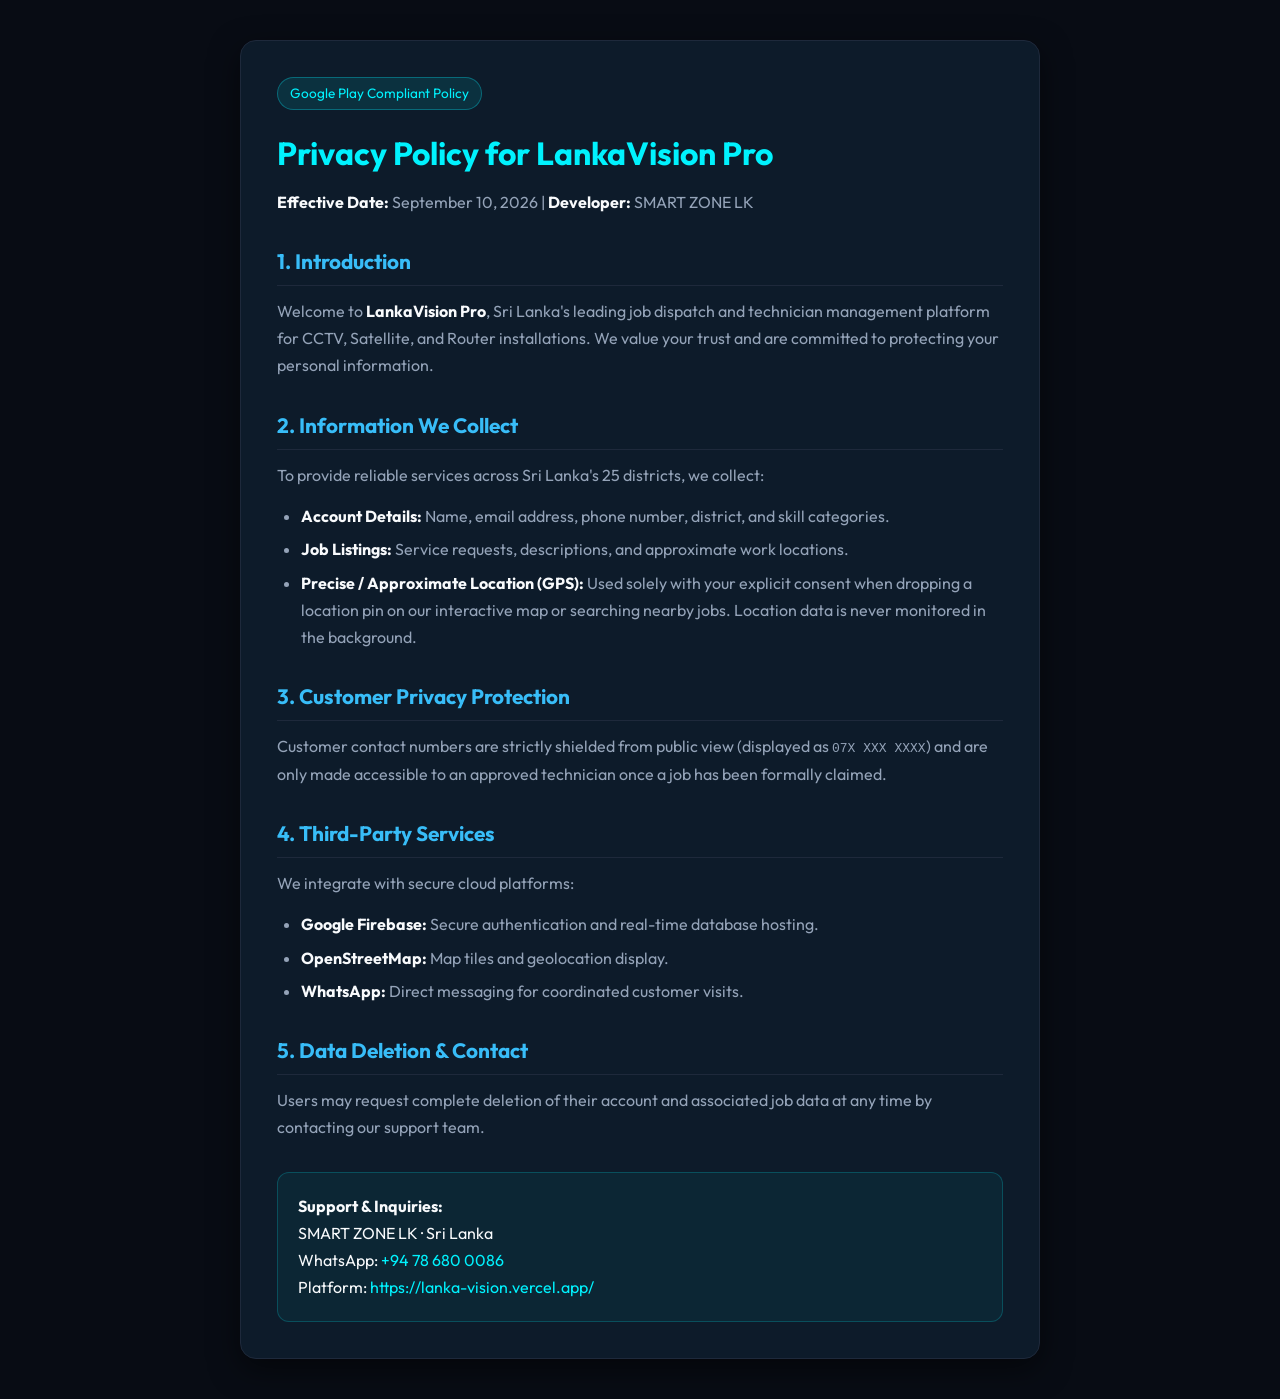
<file: privacy.html>
<!DOCTYPE html>
<html lang="en">
<head>
  <meta charset="UTF-8" />
  <meta name="viewport" content="width=device-width, initial-scale=1.0" />
  <title>Privacy Policy – LankaVision Pro</title>
  <link rel="preconnect" href="https://fonts.googleapis.com" />
  <link href="https://fonts.googleapis.com/css2?family=Outfit:wght@300;400;500;600;700&display=swap" rel="stylesheet" />
  <style>
    :root {
      --bg: #080c14;
      --card: #0d1b2a;
      --border: #1e293b;
      --accent: #00f2fe;
      --text: #f8fafc;
      --muted: #94a3b8;
    }
    * { box-sizing: border-box; margin: 0; padding: 0; }
    body {
      background: var(--bg);
      color: var(--text);
      font-family: 'Outfit', sans-serif;
      line-height: 1.7;
      padding: 40px 20px;
    }
    .container {
      max-width: 800px;
      margin: 0 auto;
      background: var(--card);
      border: 1px solid var(--border);
      border-radius: 16px;
      padding: 36px;
      box-shadow: 0 10px 30px rgba(0,0,0,0.5);
    }
    h1 { color: var(--accent); margin-bottom: 8px; font-size: 2rem; }
    h2 { color: #38bdf8; margin-top: 28px; margin-bottom: 12px; font-size: 1.3rem; border-bottom: 1px solid var(--border); padding-bottom: 6px; }
    p { margin-bottom: 14px; color: var(--muted); }
    ul { margin-left: 24px; margin-bottom: 14px; color: var(--muted); }
    li { margin-bottom: 6px; }
    strong { color: var(--text); }
    .header-badge {
      display: inline-block;
      background: rgba(0, 242, 254, 0.1);
      color: var(--accent);
      padding: 4px 12px;
      border-radius: 20px;
      font-size: 0.85rem;
      margin-bottom: 16px;
      border: 1px solid rgba(0, 242, 254, 0.3);
    }
    .contact-box {
      margin-top: 30px;
      background: rgba(0, 242, 254, 0.05);
      border: 1px solid rgba(0, 242, 254, 0.2);
      border-radius: 12px;
      padding: 20px;
    }
    a { color: var(--accent); text-decoration: none; }
    a:hover { text-decoration: underline; }
  </style>
</head>
<body>
  <div class="container">
    <div class="header-badge">Google Play Compliant Policy</div>
    <h1>Privacy Policy for LankaVision Pro</h1>
    <p><strong>Effective Date:</strong> September 10, 2026 | <strong>Developer:</strong> SMART ZONE LK</p>

    <h2>1. Introduction</h2>
    <p>Welcome to <strong>LankaVision Pro</strong>, Sri Lanka's leading job dispatch and technician management platform for CCTV, Satellite, and Router installations. We value your trust and are committed to protecting your personal information.</p>

    <h2>2. Information We Collect</h2>
    <p>To provide reliable services across Sri Lanka's 25 districts, we collect:</p>
    <ul>
      <li><strong>Account Details:</strong> Name, email address, phone number, district, and skill categories.</li>
      <li><strong>Job Listings:</strong> Service requests, descriptions, and approximate work locations.</li>
      <li><strong>Precise / Approximate Location (GPS):</strong> Used solely with your explicit consent when dropping a location pin on our interactive map or searching nearby jobs. Location data is never monitored in the background.</li>
    </ul>

    <h2>3. Customer Privacy Protection</h2>
    <p>Customer contact numbers are strictly shielded from public view (displayed as <code>07X XXX XXXX</code>) and are only made accessible to an approved technician once a job has been formally claimed.</p>

    <h2>4. Third-Party Services</h2>
    <p>We integrate with secure cloud platforms:</p>
    <ul>
      <li><strong>Google Firebase:</strong> Secure authentication and real-time database hosting.</li>
      <li><strong>OpenStreetMap:</strong> Map tiles and geolocation display.</li>
      <li><strong>WhatsApp:</strong> Direct messaging for coordinated customer visits.</li>
    </ul>

    <h2>5. Data Deletion & Contact</h2>
    <p>Users may request complete deletion of their account and associated job data at any time by contacting our support team.</p>

    <div class="contact-box">
      <strong>Support & Inquiries:</strong><br />
      SMART ZONE LK · Sri Lanka<br />
      WhatsApp: <a href="https://wa.me/94786800086" target="_blank">+94 78 680 0086</a><br />
      Platform: <a href="https://lanka-vision.vercel.app/" target="_blank">https://lanka-vision.vercel.app/</a>
    </div>
  </div>
</body>
</html>
</file>
